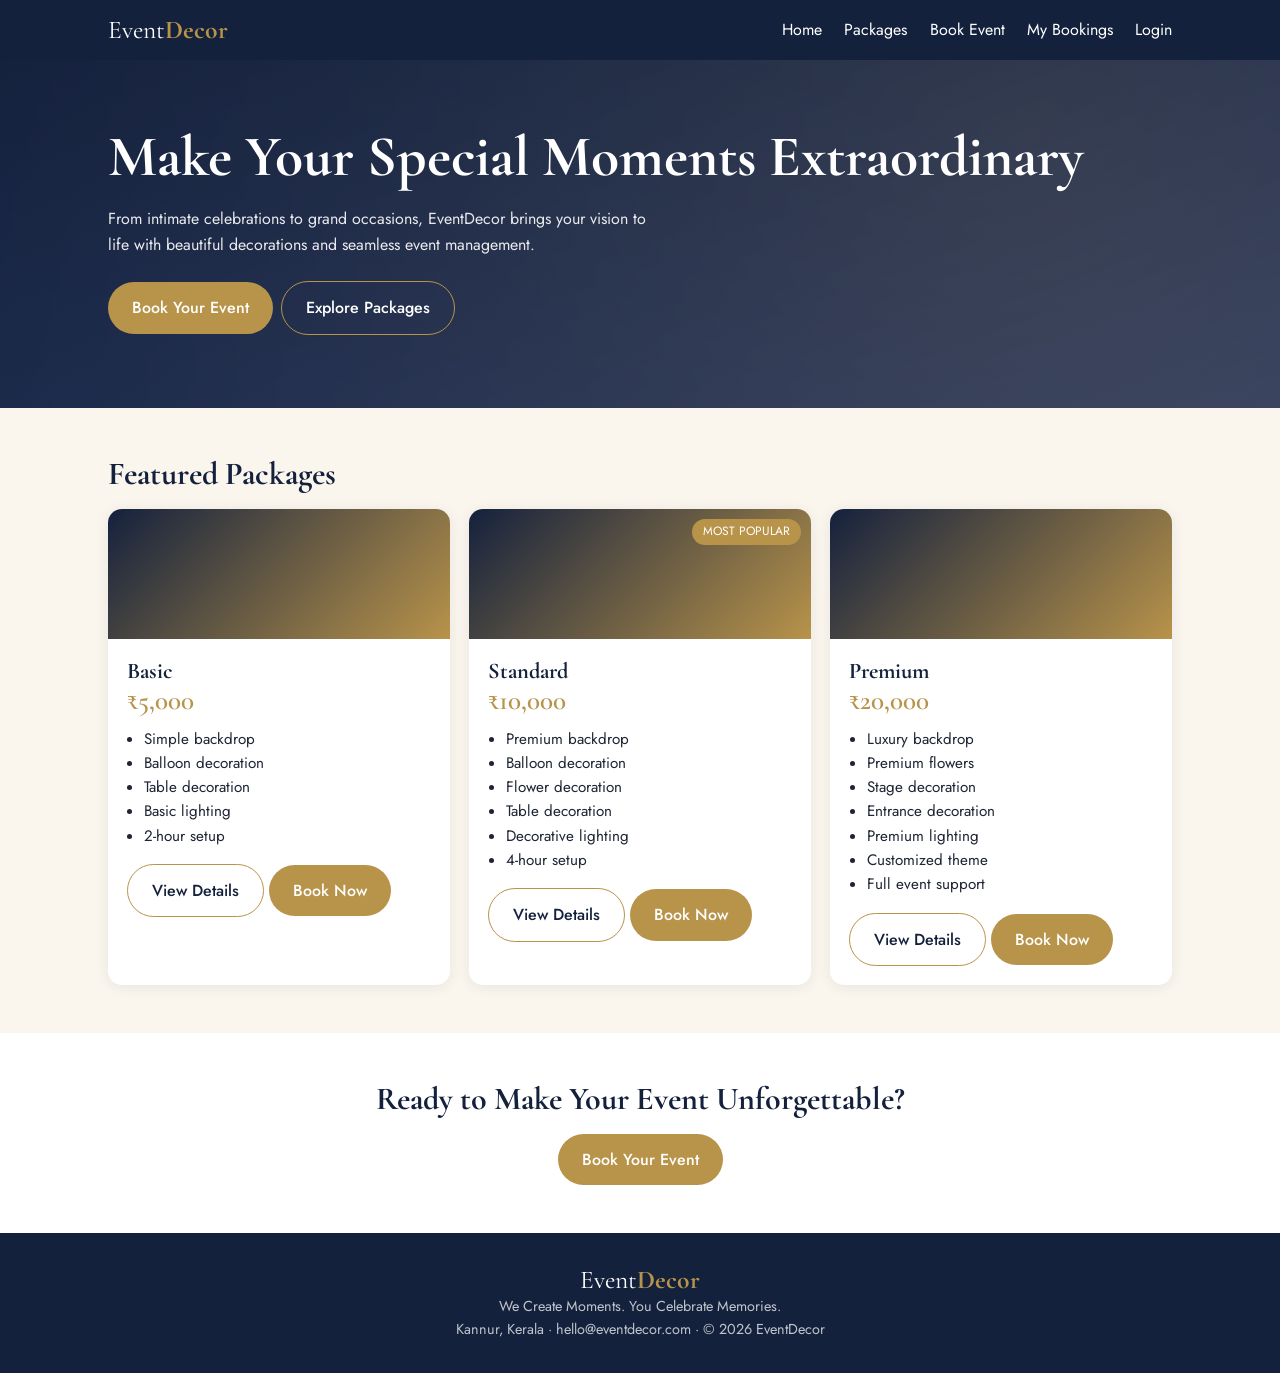
<file: index.html>
<!DOCTYPE html><html lang="en"><head><meta charset="utf-8"><meta name="viewport" content="width=device-width,initial-scale=1"><title>Home - EventDecor</title><link rel="preconnect" href="https://fonts.googleapis.com"><link href="https://fonts.googleapis.com/css2?family=Cormorant+Garamond:wght@600&family=Jost:wght@400;500&display=swap" rel="stylesheet"><link rel="stylesheet" href="css/style.css"></head>
<body data-page="home" data-root="" >
<section class="hero"><div class="wrap"><h1>Make Your Special Moments Extraordinary</h1><p>From intimate celebrations to grand occasions, EventDecor brings your vision to life with beautiful decorations and seamless event management.</p><a class="btn" href="booking.html">Book Your Event</a><a class="btn alt" style="color:#fff" href="packages.html">Explore Packages</a></div></section>
<section><div class="wrap"><h2>Featured Packages</h2><div class="grid c3" id="pkgGrid"></div></div></section>
<section style="background:#fff;text-align:center"><div class="wrap"><h2>Ready to Make Your Event Unforgettable?</h2><a class="btn" href="booking.html">Book Your Event</a></div></section>
<script src="js/main.js"></script></body></html>
</file>
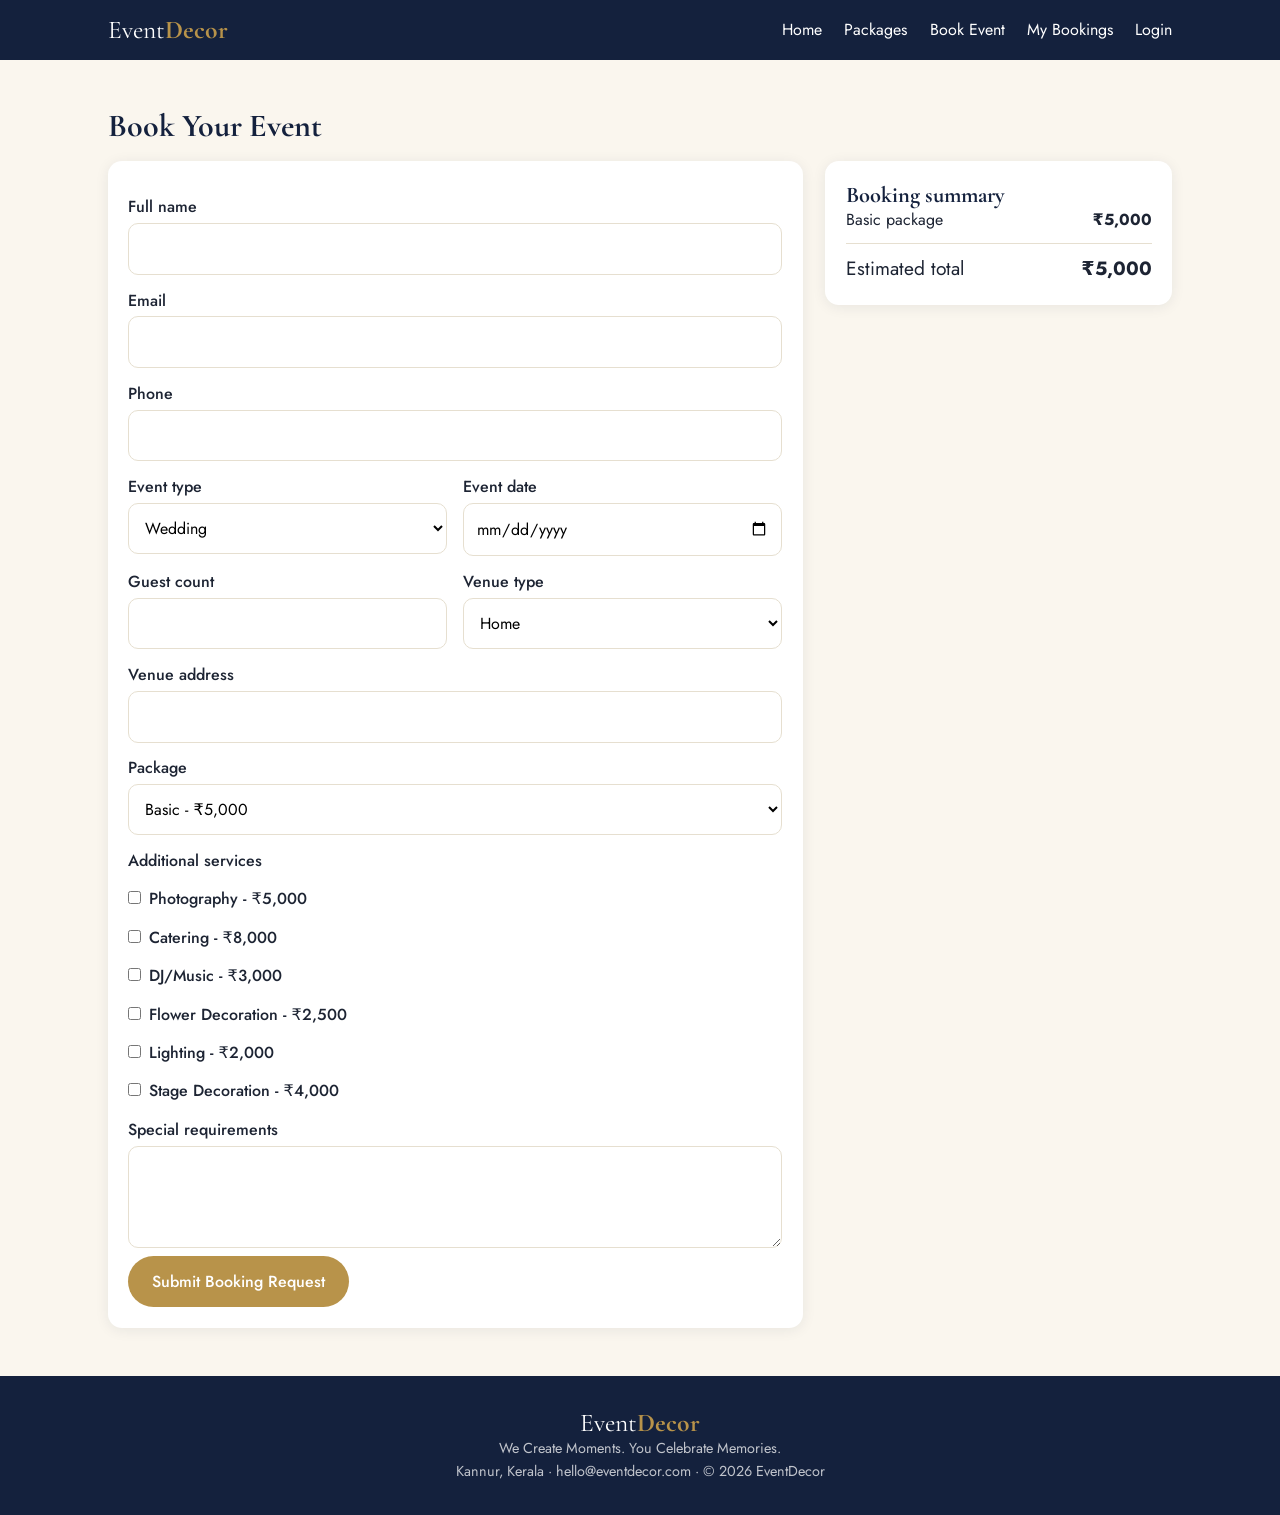
<file: booking.html>
<!DOCTYPE html><html lang="en"><head><meta charset="utf-8"><meta name="viewport" content="width=device-width,initial-scale=1"><title>Book Your Event - EventDecor</title><link rel="preconnect" href="https://fonts.googleapis.com"><link href="https://fonts.googleapis.com/css2?family=Cormorant+Garamond:wght@600&family=Jost:wght@400;500&display=swap" rel="stylesheet"><link rel="stylesheet" href="css/style.css"></head>
<body data-page="booking" data-root="" >
<section><div class="wrap"><h2>Book Your Event</h2><div class="split"><form class="box" id="bf" novalidate><label>Full name</label><input id="name" required><label>Email</label><input id="email" type="email" required><label>Phone</label><input type="tel" pattern="[0-9]{10}" title="10-digit phone number" required>
<div class="row"><div><label>Event type</label><select id="event"><option>Wedding</option><option>Birthday</option><option>Engagement</option><option>Anniversary</option><option>Baby Shower</option><option>Corporate</option></select></div><div><label>Event date</label><input id="date" type="date" required></div><div><label>Guest count</label><input type="number" min="1" required></div><div><label>Venue type</label><select><option>Home</option><option>Hotel</option><option>Hall</option><option>Outdoor</option><option>Office</option></select></div></div>
<label>Venue address</label><input id="addr" required><label>Package</label><select id="pkg"></select><label>Additional services</label>
<label><input type="checkbox" class="svc" value="Photography" data-price="5000">Photography - ₹5,000</label><label><input type="checkbox" class="svc" value="Catering" data-price="8000">Catering - ₹8,000</label><label><input type="checkbox" class="svc" value="DJ/Music" data-price="3000">DJ/Music - ₹3,000</label><label><input type="checkbox" class="svc" value="Flower Decoration" data-price="2500">Flower Decoration - ₹2,500</label><label><input type="checkbox" class="svc" value="Lighting" data-price="2000">Lighting - ₹2,000</label><label><input type="checkbox" class="svc" value="Stage Decoration" data-price="4000">Stage Decoration - ₹4,000</label>
<label>Special requirements</label><textarea rows="3"></textarea><p><button class="btn" type="submit">Submit Booking Request</button></p></form><aside class="panel sum"><h3>Booking summary</h3><div id="sum"></div></aside></div></div></section>
<script src="js/main.js"></script></body></html>
</file>
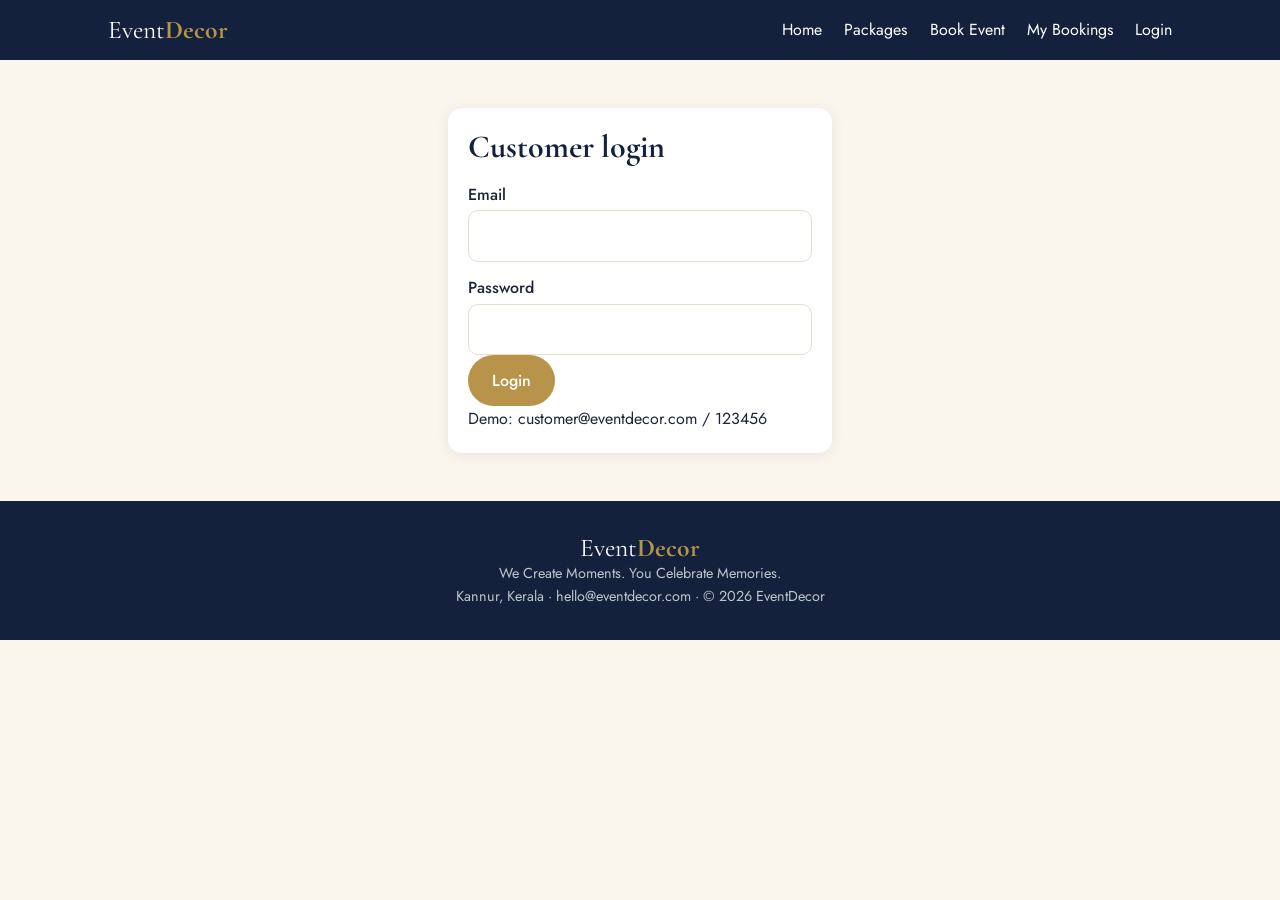
<file: login.html>
<!DOCTYPE html><html lang="en"><head><meta charset="utf-8"><meta name="viewport" content="width=device-width,initial-scale=1"><title>Login - EventDecor</title><link rel="preconnect" href="https://fonts.googleapis.com"><link href="https://fonts.googleapis.com/css2?family=Cormorant+Garamond:wght@600&family=Jost:wght@400;500&display=swap" rel="stylesheet"><link rel="stylesheet" href="css/style.css"></head>
<body data-page="login" data-root="" data-role="customer">
<section><div class="wrap" style="max-width:420px"><form class="box" id="lf"><h2>Customer login</h2><label>Email</label><input id="email" type="email" required><label>Password</label><input id="pw" type="password" required><p id="err" style="color:#9b1c1c" role="alert"></p><p><button class="btn" type="submit">Login</button></p><p>Demo: customer@eventdecor.com / 123456</p></form></div></section>
<script src="js/main.js"></script></body></html>
</file>
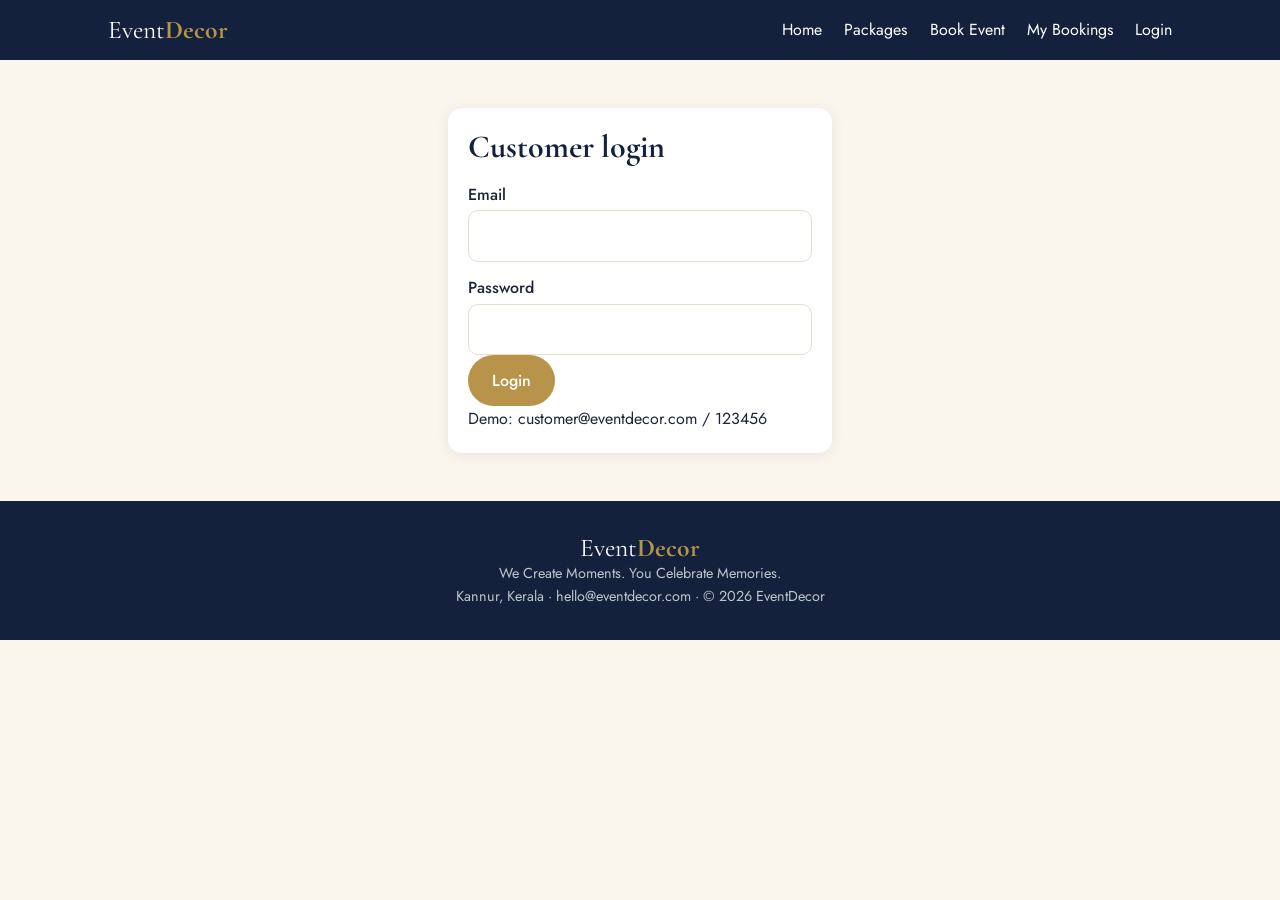
<file: my-bookings.html>
<!DOCTYPE html><html lang="en"><head><meta charset="utf-8"><meta name="viewport" content="width=device-width,initial-scale=1"><title>My Bookings - EventDecor</title><link rel="preconnect" href="https://fonts.googleapis.com"><link href="https://fonts.googleapis.com/css2?family=Cormorant+Garamond:wght@600&family=Jost:wght@400;500&display=swap" rel="stylesheet"><link rel="stylesheet" href="css/style.css"></head>
<body data-page="mybookings" data-root="" >
<section><div class="wrap"><h2>My Bookings</h2><div class="filters"><input id="q" placeholder="Search by ID, event or package"><select id="fSt"><option value="">All statuses</option><option>Approved</option><option>Pending</option><option>Completed</option><option>Rejected</option></select></div><div class="grid c3" id="list"></div></div></section>
<script src="js/main.js"></script></body></html>
</file>
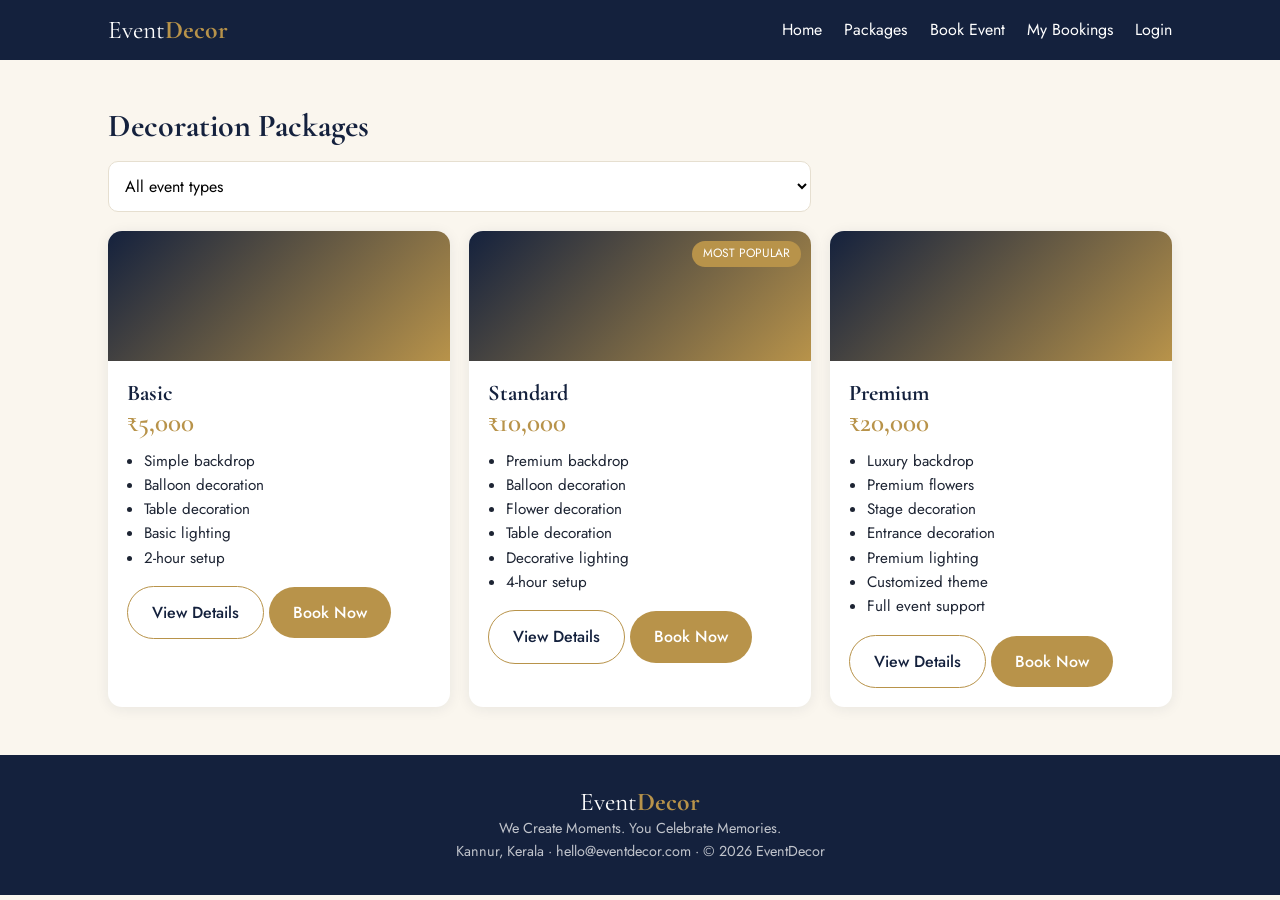
<file: packages.html>
<!DOCTYPE html><html lang="en"><head><meta charset="utf-8"><meta name="viewport" content="width=device-width,initial-scale=1"><title>Packages - EventDecor</title><link rel="preconnect" href="https://fonts.googleapis.com"><link href="https://fonts.googleapis.com/css2?family=Cormorant+Garamond:wght@600&family=Jost:wght@400;500&display=swap" rel="stylesheet"><link rel="stylesheet" href="css/style.css"></head>
<body data-page="packages" data-root="" >
<section><div class="wrap"><h2>Decoration Packages</h2><div class="filters"><select id="fCat" aria-label="Event type"><option value="">All event types</option><option>Wedding</option><option>Engagement</option><option>Birthday</option></select></div><div class="grid c3" id="pkgGrid"></div></div></section>
<script src="js/main.js"></script></body></html>
</file>
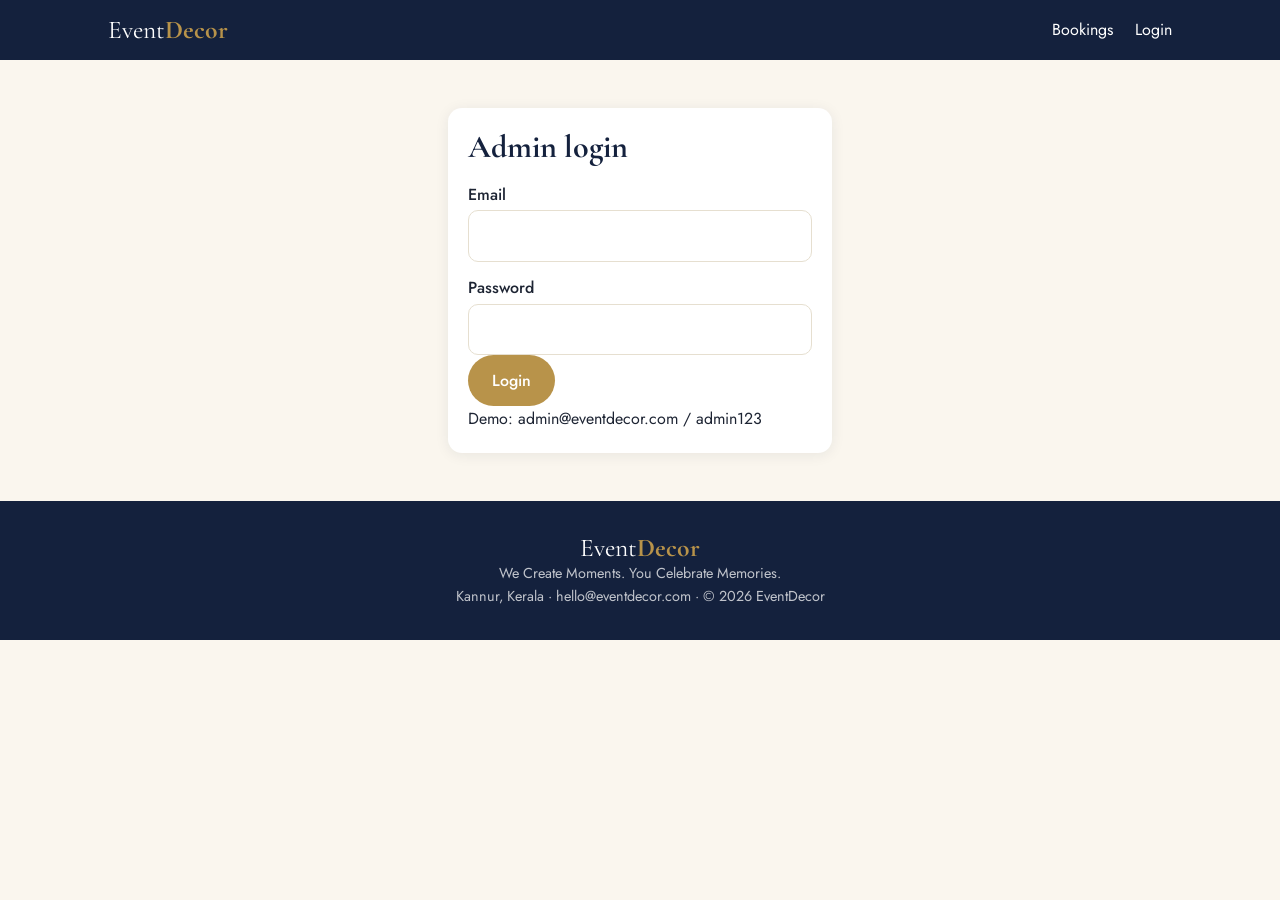
<file: admin/bookings.html>
<!DOCTYPE html><html lang="en"><head><meta charset="utf-8"><meta name="viewport" content="width=device-width,initial-scale=1"><title>Manage Bookings - EventDecor</title><link rel="preconnect" href="https://fonts.googleapis.com"><link href="https://fonts.googleapis.com/css2?family=Cormorant+Garamond:wght@600&family=Jost:wght@400;500&display=swap" rel="stylesheet"><link rel="stylesheet" href="../css/style.css"></head>
<body data-page="adminbookings" data-root="../">
<section><div class="wrap"><h2>Manage Bookings</h2><table><thead><tr><th>ID</th><th>Customer</th><th>Event</th><th>Package</th><th>Date</th><th>Amount</th><th>Status</th><th>Actions</th></tr></thead><tbody id="rows"></tbody></table></div></section>
<script src="../js/main.js"></script></body></html>
</file>
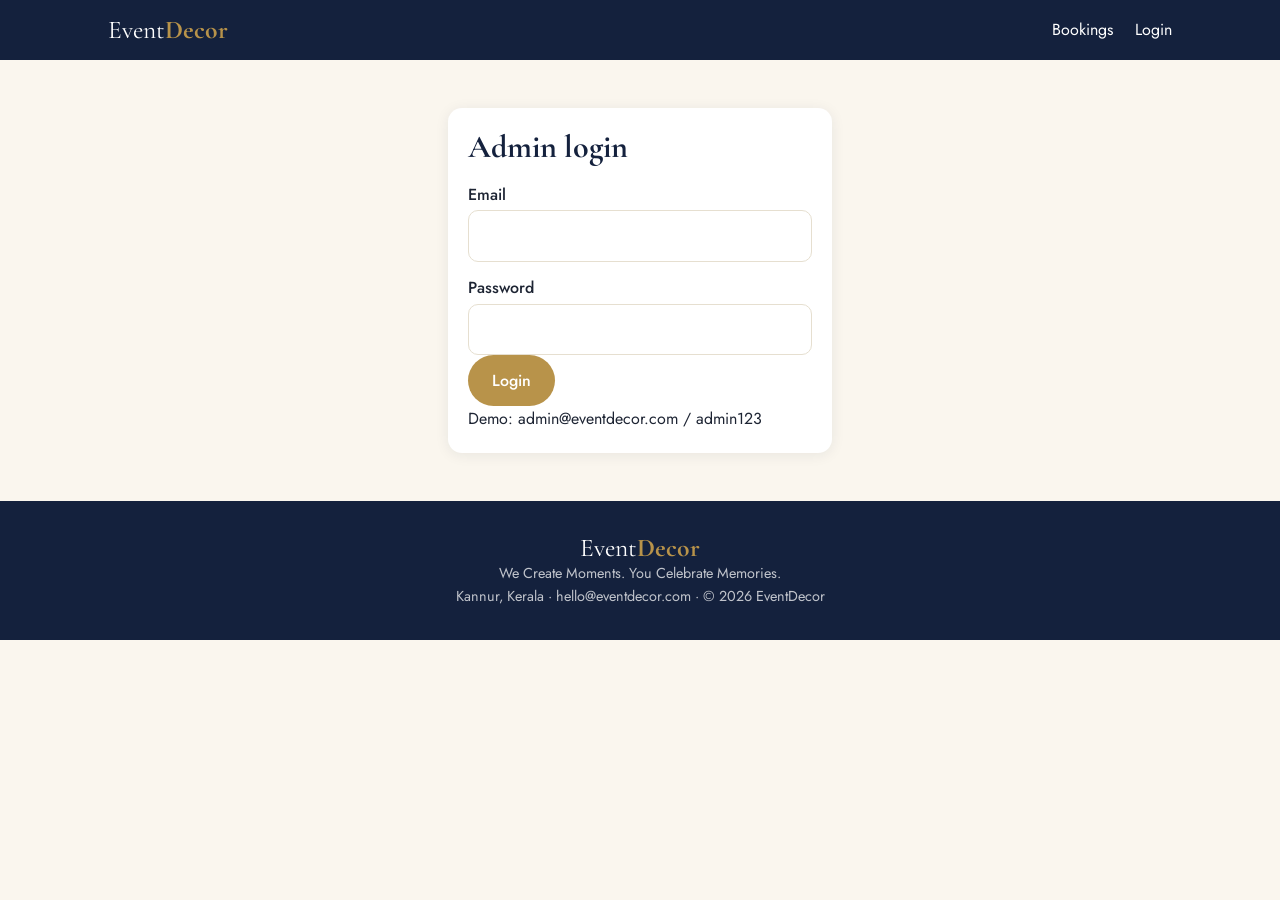
<file: admin/login.html>
<!DOCTYPE html><html lang="en"><head><meta charset="utf-8"><meta name="viewport" content="width=device-width,initial-scale=1"><title>Admin Login - EventDecor</title><link rel="preconnect" href="https://fonts.googleapis.com"><link href="https://fonts.googleapis.com/css2?family=Cormorant+Garamond:wght@600&family=Jost:wght@400;500&display=swap" rel="stylesheet"><link rel="stylesheet" href="../css/style.css"></head>
<body data-page="login" data-root="../" data-role="admin">
<section><div class="wrap" style="max-width:420px"><form class="box" id="lf"><h2>Admin login</h2><label>Email</label><input id="email" type="email" required><label>Password</label><input id="pw" type="password" required><p id="err" style="color:#9b1c1c" role="alert"></p><p><button class="btn" type="submit">Login</button></p><p>Demo: admin@eventdecor.com / admin123</p></form></div></section>
<script src="../js/main.js"></script></body></html>
</file>
<file: css/style.css>
/* EventDecor - shared styles (mobile-first). Palette: navy, cream, gold. */
:root{--navy:#14213d;--ink:#1d2433;--gold:#b8934a;--cream:#faf6ee;--line:#e6dfd0;--r:14px}
*{box-sizing:border-box;margin:0}
body{font:16px/1.6 "Jost",system-ui,sans-serif;color:var(--ink);background:var(--cream)}
h1,h2,h3,.logo{font-family:"Cormorant Garamond",Georgia,serif;line-height:1.15;color:var(--navy)}
h1{font-size:2.5rem}h2{font-size:2rem;margin-bottom:1rem}h3{font-size:1.4rem}
a{color:inherit}.wrap{max-width:1100px;margin:auto;padding:0 1.1rem}section{padding:3rem 0}
header.nav{background:var(--navy);position:sticky;top:0;z-index:5}
header .wrap{display:flex;align-items:center;justify-content:space-between;height:60px}
.logo{color:#fff;font-size:1.6rem;text-decoration:none}.logo b{color:var(--gold)}
#burger{background:none;border:0;color:#fff;font-size:1.6rem;min-width:44px;min-height:44px}
nav#menu{display:none;position:absolute;top:60px;left:0;right:0;background:var(--navy);padding:.5rem 1.1rem 1rem}
nav#menu.open{display:block}nav#menu a{display:block;color:#fff;text-decoration:none;padding:.8rem 0;border-bottom:1px solid #ffffff22}
.btn{display:inline-block;background:var(--gold);color:#fff;border:0;border-radius:999px;padding:.8rem 1.5rem;font:inherit;font-weight:500;text-decoration:none;cursor:pointer;min-height:44px}
.btn.alt{background:none;border:1.5px solid var(--gold);color:var(--navy)}.btn:hover{filter:brightness(.92)}
.hero{background:linear-gradient(160deg,#14213dee,#2a3b66cc),radial-gradient(circle at 80% 20%,#b8934a,#14213d);color:#fff;padding:4rem 0}
.hero h1{color:#fff}.hero p{max-width:34rem;margin:1rem 0 1.5rem;opacity:.9}.hero .btn{margin:0 .5rem .6rem 0}
.grid{display:grid;gap:1.2rem}.card{background:#fff;border-radius:var(--r);box-shadow:0 2px 14px #14213d14;overflow:hidden;position:relative}
.card .art{height:130px;background:linear-gradient(135deg,var(--navy),var(--gold))}.card .body{padding:1.2rem}
.price{font:600 1.7rem "Cormorant Garamond",serif;color:var(--gold)}.card ul{padding-left:1.1rem;margin:.6rem 0 1rem;font-size:.95rem}
.badge{position:absolute;top:10px;right:10px;background:var(--gold);color:#fff;font-size:.75rem;padding:.2rem .7rem;border-radius:999px}
.st{display:inline-block;padding:.15rem .7rem;border-radius:999px;font-size:.8rem;font-weight:500}
.Approved{background:#dff3e4;color:#17692e}.Pending{background:#fff1cc;color:#8a6200}.Completed{background:#dde8fb;color:#1f4a99}.Rejected{background:#fbdcdc;color:#9b1c1c}
form.box,.panel{background:#fff;border-radius:var(--r);padding:1.3rem;box-shadow:0 2px 14px #14213d14}
label{display:block;font-weight:500;margin:.8rem 0 .2rem}
input,select,textarea{width:100%;padding:.75rem;border:1px solid var(--line);border-radius:10px;font:inherit;background:#fff}
input[type=checkbox]{width:auto;margin-right:.5rem}.row{display:grid;gap:0 1rem}
.total{font-size:1.2rem;border-top:1px solid var(--line);padding-top:.6rem;margin-top:.6rem}.sum p{display:flex;justify-content:space-between}
.toast{position:fixed;bottom:20px;left:50%;transform:translateX(-50%);background:var(--navy);color:#fff;padding:.8rem 1.4rem;border-radius:999px;z-index:20}
.modal{position:fixed;inset:0;background:#000a;display:grid;place-items:center;z-index:15;padding:1rem}
.modal .box{background:#fff;border-radius:var(--r);padding:1.6rem;max-width:420px;width:100%}
.filters{display:grid;gap:.6rem;margin-bottom:1.2rem}
table{width:100%;border-collapse:collapse;background:#fff;border-radius:var(--r)}th,td{padding:.7rem;text-align:left;border-bottom:1px solid var(--line);font-size:.92rem}
.acts button{border:1px solid var(--line);background:#fff;border-radius:8px;padding:.35rem .6rem;margin:2px;cursor:pointer;min-height:36px}
footer{background:var(--navy);color:#ffffffbb;padding:2rem 0;text-align:center;font-size:.9rem}
:focus-visible{outline:2px solid var(--gold);outline-offset:2px}
@media(max-width:699px){table,thead,tbody,tr,td{display:block}thead{display:none}tr{background:#fff;border-radius:var(--r);margin-bottom:1rem;padding:.5rem;box-shadow:0 2px 14px #14213d14}
td{border:0;display:flex;justify-content:space-between;gap:1rem}td::before{content:attr(data-label);font-weight:500}}
@media(min-width:700px){h1{font-size:3.6rem}.grid.c3{grid-template-columns:repeat(3,1fr)}.row{grid-template-columns:1fr 1fr}.filters{grid-template-columns:2fr 1fr}
#burger{display:none}nav#menu{display:flex;position:static;padding:0;gap:1.4rem;background:none}nav#menu a{border:0;padding:0}.split{display:grid;grid-template-columns:2fr 1fr;gap:1.4rem;align-items:start}.sum{position:sticky;top:80px}}
</file>
